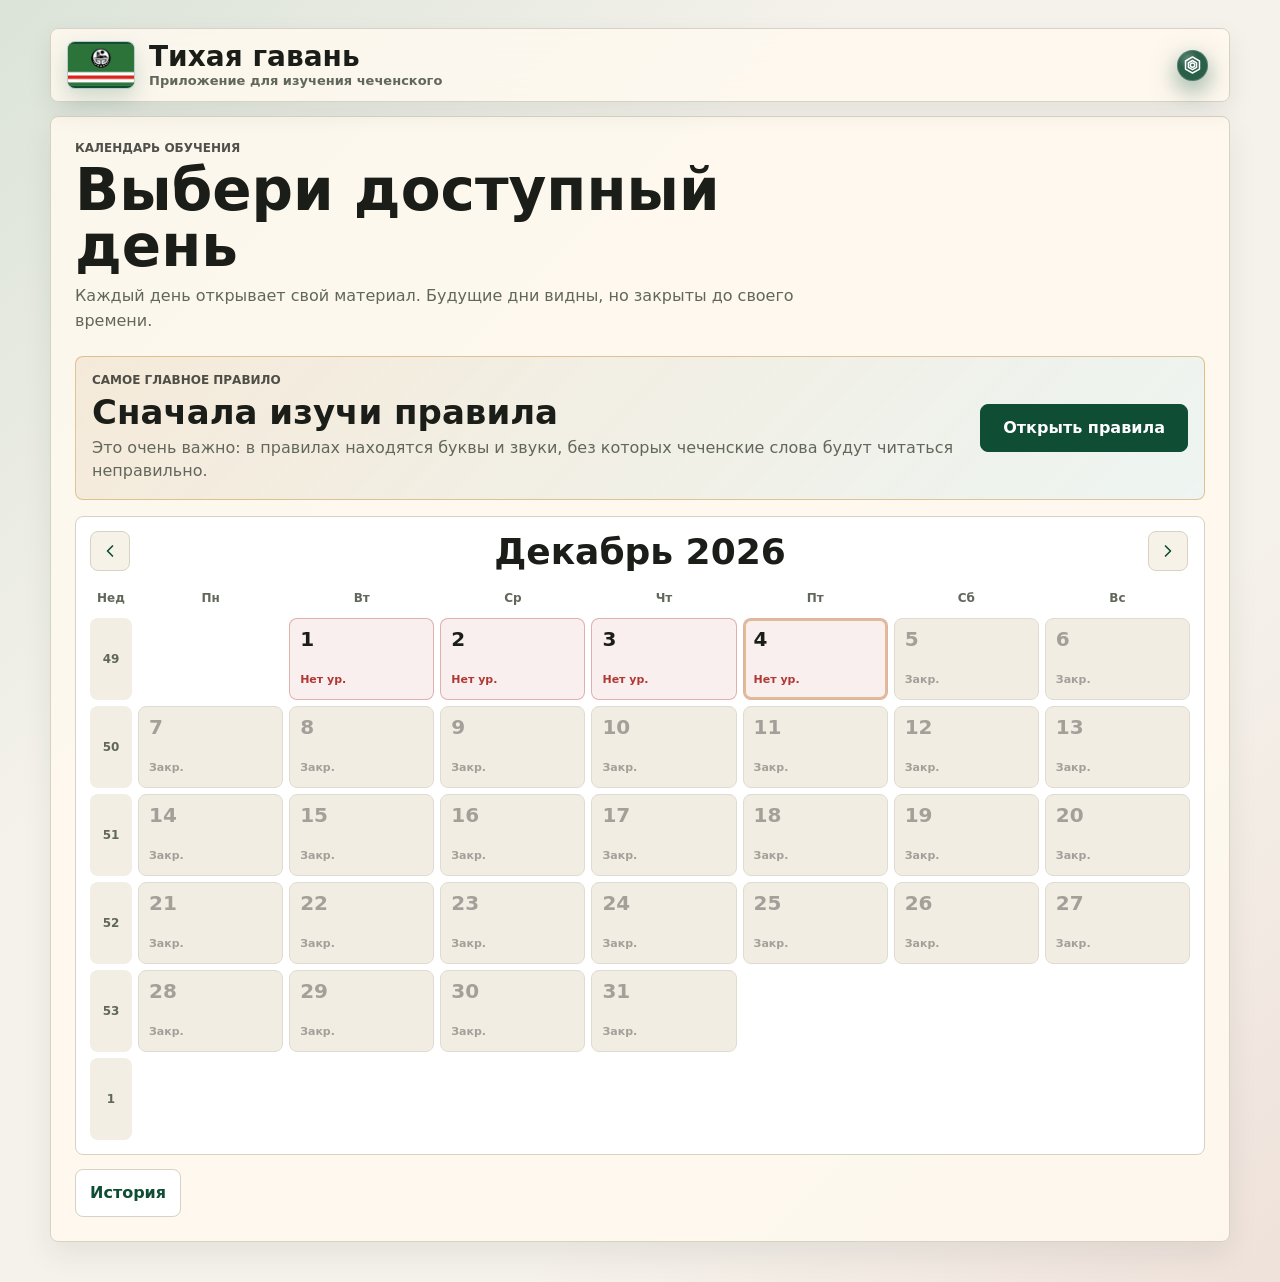
<file: index.html>
<!doctype html>
<html lang="ru">
  <head>
    <meta charset="utf-8" />
    <meta name="viewport" content="width=device-width, initial-scale=1" />
    <meta
      name="description"
      content="Тихая гавань: приложение для изучения базовых чеченских слов с русского."
    />
    <meta name="theme-color" content="#0f4d35" />
    <meta name="apple-mobile-web-app-capable" content="yes" />
    <meta name="apple-mobile-web-app-title" content="Тихая гавань" />
    <meta name="apple-mobile-web-app-status-bar-style" content="default" />
    <title>Тихая гавань</title>
    <link rel="manifest" href="./manifest.webmanifest" />
    <link rel="icon" href="./icons/icon.svg" type="image/svg+xml" />
    <link rel="apple-touch-icon" sizes="192x192" href="./icons/icon-192.png" />
    <link rel="apple-touch-icon" sizes="512x512" href="./icons/icon-512.png" />
    <link rel="stylesheet" href="./styles.css?v=2.2.3" />
  </head>
  <body>
    <main class="app-shell">
      <header class="brand-header" aria-label="Название приложения">
        <img class="brand-flag" src="./icons/ichkeria-flag.png" alt="" aria-hidden="true" />
        <div class="brand-title">
          <strong>Тихая гавань</strong>
          <span>Приложение для изучения чеченского</span>
        </div>
        <button id="install-app" class="install-button is-hidden" type="button">Установить</button>
        <button id="open-settings" class="settings-button" type="button" aria-label="Открыть настройки">
          <svg viewBox="0 0 24 24" aria-hidden="true">
            <path d="M12 3.8 18.7 7.7v7.7L12 19.2l-6.7-3.8V7.7L12 3.8Z" />
            <path d="M12 7.2 15.9 9.4v4.4L12 16l-3.9-2.2V9.4L12 7.2Z" />
            <circle cx="12" cy="11.6" r="2.1" />
          </svg>
        </button>
      </header>

      <section id="calendar-screen" class="calendar-screen" aria-labelledby="calendar-title">
        <div class="section-heading">
          <p class="eyebrow">Календарь обучения</p>
          <h1 id="calendar-title">Выбери доступный день</h1>
          <p>
            Каждый день открывает свой материал. Будущие дни видны, но закрыты
            до своего времени.
          </p>
        </div>

        <section class="priority-rule" aria-labelledby="priority-rule-title">
          <div>
            <p class="eyebrow">Самое главное правило</p>
            <h2 id="priority-rule-title">Сначала изучи правила</h2>
            <p>
              Это очень важно: в правилах находятся буквы и звуки, без которых
              чеченские слова будут читаться неправильно.
            </p>
          </div>
          <button id="open-rules" class="rules-button" type="button">Открыть правила</button>
        </section>

        <div class="calendar-card">
          <div class="month-toolbar">
            <button id="prev-month" class="icon-button" type="button" aria-label="Предыдущий месяц">
              <svg viewBox="0 0 24 24" aria-hidden="true">
                <path d="m15 18-6-6 6-6" />
              </svg>
            </button>
            <h2 id="month-title"></h2>
            <button id="next-month" class="icon-button" type="button" aria-label="Следующий месяц">
              <svg viewBox="0 0 24 24" aria-hidden="true">
                <path d="m9 18 6-6-6-6" />
              </svg>
            </button>
          </div>

          <div class="month-weekdays" aria-hidden="true">
            <span>Нед</span>
            <span>Пн</span>
            <span>Вт</span>
            <span>Ср</span>
            <span>Чт</span>
            <span>Пт</span>
            <span>Сб</span>
            <span>Вс</span>
          </div>
          <div id="month-calendar" class="month-calendar" aria-label="Календарь месяца"></div>
        </div>

        <nav class="calendar-actions" aria-label="Разделы обучения">
          <button id="open-history" class="secondary-button" type="button">История</button>
        </nav>
      </section>

      <section id="rules-screen" class="rules-screen is-hidden" aria-labelledby="letters-title">
        <div class="lesson-topbar">
          <button id="back-from-rules" class="back-button" type="button">
            <svg viewBox="0 0 24 24" aria-hidden="true">
              <path d="M19 12H5m6-6-6 6 6 6" />
            </svg>
            К календарю
          </button>
          <div>
            <p class="eyebrow">Правила</p>
            <h2>Сначала произношение</h2>
            <p>Здесь собраны буквы и звуки, которые нужно понять перед словами.</p>
          </div>
        </div>

        <section class="letters-panel" aria-labelledby="letters-title">
          <div class="section-heading">
            <p class="eyebrow">Буквы и звуки</p>
            <h2 id="letters-title">Буквы и звуки, которых нет в русском</h2>
            <p>
              Начни с этих сочетаний. Например, <code>х</code> и <code>ь</code>
              вместе дают <code>хь</code>: это уже не обычная русская
              <code>х</code>, а отдельный чеченский звук.
            </p>
          </div>
          <div id="sound-grid" class="sound-grid" aria-live="polite"></div>
        </section>
      </section>

      <section id="history-screen" class="history-screen is-hidden" aria-labelledby="history-title">
        <div class="lesson-topbar">
          <button id="back-from-history" class="back-button" type="button">
            <svg viewBox="0 0 24 24" aria-hidden="true">
              <path d="M19 12H5m6-6-6 6 6 6" />
            </svg>
            К календарю
          </button>
          <div>
            <p class="eyebrow">История</p>
            <h2 id="history-title">Пройденный материал</h2>
            <p>Здесь сохраняются завершённые недели, чтобы можно было вернуться и повторить слова.</p>
          </div>
        </div>

        <div id="history-list" class="history-list" aria-live="polite"></div>
      </section>

      <section id="lesson-content" class="lesson-content is-hidden" aria-label="Материал дня">
        <div class="lesson-topbar">
          <button id="back-to-calendar" class="back-button" type="button">
            <svg viewBox="0 0 24 24" aria-hidden="true">
              <path d="M19 12H5m6-6-6 6 6 6" />
            </svg>
            К календарю
          </button>
          <div>
            <p id="lesson-kicker" class="eyebrow">Материал дня</p>
            <h2 id="lesson-title">Сегодняшний урок</h2>
            <p id="lesson-note"></p>
          </div>
        </div>

        <section class="workspace" aria-label="Учебная область">
          <aside class="mentor-card">
            <div class="mentor-name-card" aria-label="Тихая гавань">
              <strong>Тихая гавань</strong>
            </div>

            <div>
              <h2 id="schedule-title">Пять слов в день.</h2>
              <p id="schedule-subtitle"></p>
            </div>

            <div class="compact-stats" aria-label="Прогресс урока">
              <div>
                <strong id="learned-count">0</strong>
                <span>выучено</span>
              </div>
              <div>
                <strong id="total-count">0</strong>
                <span id="total-label">сегодня</span>
              </div>
            </div>

            <div class="practice-box">
              <p class="practice-label">Сегодняшний ритм</p>
              <div class="rhythm-grid" aria-label="Рекомендуемый ритм">
                <span>Смотри</span>
                <span>Повтори</span>
                <span>Проверь</span>
              </div>
            </div>
          </aside>

          <section class="study-panel">
            <div class="toolbar" aria-label="Фильтры урока">
              <label class="search-field">
                <span class="sr-only">Поиск фразы</span>
                <svg viewBox="0 0 24 24" aria-hidden="true">
                  <path d="m21 21-4.35-4.35m2.35-5.65a8 8 0 1 1-16 0 8 8 0 0 1 16 0Z" />
                </svg>
                <input id="search-input" type="search" placeholder="Найти: спасибо, салам, имя..." />
              </label>

              <div class="segmented" role="tablist" aria-label="Режим обучения">
                <button class="segment is-active" data-scope="schedule" type="button">Этот день</button>
                <button class="segment" data-scope="week" type="button">Неделя</button>
                <button class="segment" data-scope="all" type="button">Доступные</button>
              </div>

              <div id="category-filter" class="segmented" role="tablist" aria-label="Категории"></div>
            </div>

            <div id="phrase-grid" class="phrase-grid" aria-live="polite"></div>
          </section>

          <section class="quiz-panel" aria-labelledby="quiz-title">
            <div class="quiz-header">
              <div>
                <p class="eyebrow">Тренировка</p>
                <h2 id="quiz-title">Выбери чеченский перевод</h2>
              </div>
              <button id="next-question" class="icon-button" type="button" aria-label="Следующая фраза">
                <svg viewBox="0 0 24 24" aria-hidden="true">
                  <path d="M5 12h14m-6-6 6 6-6 6" />
                </svg>
              </button>
            </div>

            <div class="question-card">
              <p id="question-russian" class="question-russian"></p>
              <div id="answer-options" class="answer-options"></div>
              <p id="quiz-feedback" class="quiz-feedback" aria-live="polite"></p>
            </div>
          </section>
        </section>
      </section>
    </main>

    <div id="settings-modal" class="settings-modal is-hidden" role="dialog" aria-modal="true" aria-labelledby="settings-title">
      <div class="settings-backdrop" data-close-settings></div>
      <section class="settings-sheet" aria-label="Настройки приложения">
        <div class="settings-head">
          <div>
            <p class="eyebrow">Настройки</p>
            <h2 id="settings-title">Тихая гавань</h2>
          </div>
          <button id="close-settings" class="icon-button" type="button" aria-label="Закрыть настройки">
            <svg viewBox="0 0 24 24" aria-hidden="true">
              <path d="M18 6 6 18M6 6l12 12" />
            </svg>
          </button>
        </div>

        <div class="setting-group">
          <div class="setting-label">
            <strong>Тема</strong>
            <span id="theme-value">Светлая</span>
          </div>
          <label class="setting-switch">
            <input id="theme-toggle" type="checkbox" />
            <span></span>
          </label>
        </div>

        <label class="setting-range">
          <span>
            <strong>Цвет</strong>
            <em id="color-value">Зелёный</em>
          </span>
          <input id="accent-range" type="range" min="0" max="4" step="1" value="0" />
        </label>

        <div class="setting-group">
          <div class="setting-label">
            <strong>Звук</strong>
            <span id="sound-toggle-value">Включён</span>
          </div>
          <label class="setting-switch">
            <input id="sound-toggle" type="checkbox" checked />
            <span></span>
          </label>
        </div>

        <label class="setting-range">
          <span>
            <strong>Громкость</strong>
            <em id="volume-value">80%</em>
          </span>
          <input id="volume-range" type="range" min="0" max="100" step="5" value="80" />
        </label>

        <div class="setting-group">
          <div class="setting-label">
            <strong>Вибрация</strong>
            <span id="vibration-toggle-value">Включена</span>
          </div>
          <label class="setting-switch">
            <input id="vibration-toggle" type="checkbox" checked />
            <span></span>
          </label>
        </div>

        <label class="setting-range">
          <span>
            <strong>Сила вибрации</strong>
            <em id="vibration-value">40%</em>
          </span>
          <input id="vibration-range" type="range" min="0" max="100" step="10" value="40" />
        </label>

        <div class="settings-info">
          <div>
            <span>Версия программы</span>
            <strong id="app-version">2.2.3</strong>
          </div>
          <div class="creator-box">
            <span>Создатель программы</span>
            <strong class="creator-note">
              <span>программа создавалась</span>
              <span>лично для</span>
              <span>Анны <span class="creator-heart" aria-hidden="true">♥</span></span>
            </strong>
          </div>
        </div>
      </section>
    </div>

    <template id="phrase-template">
      <article class="phrase-card">
        <div class="phrase-card__top">
          <span class="tag"></span>
          <span class="day-pill"></span>
          <button class="audio-button" type="button" aria-label="Прослушать">
            <svg viewBox="0 0 24 24" aria-hidden="true">
              <path d="M11 5 6 9H3v6h3l5 4V5Zm4.54 3.46a5 5 0 0 1 0 7.08m2.83-9.91a9 9 0 0 1 0 12.74" />
            </svg>
          </button>
        </div>
        <p class="russian"></p>
        <h3 class="chechen"></h3>
        <p class="pronunciation"></p>
        <button class="learned-toggle" type="button"></button>
      </article>
    </template>

    <template id="sound-template">
      <article class="sound-card">
        <div class="sound-card__formula"></div>
        <button class="audio-button sound-audio" type="button" aria-label="Прослушать звук">
          <svg viewBox="0 0 24 24" aria-hidden="true">
            <path d="M11 5 6 9H3v6h3l5 4V5Zm4.54 3.46a5 5 0 0 1 0 7.08m2.83-9.91a9 9 0 0 1 0 12.74" />
          </svg>
        </button>
        <h3></h3>
        <p class="sound-card__hint"></p>
        <p class="sound-card__example"></p>
      </article>
    </template>

    <script defer src="./app.js?v=2.2.3"></script>
  </body>
</html>
</file>
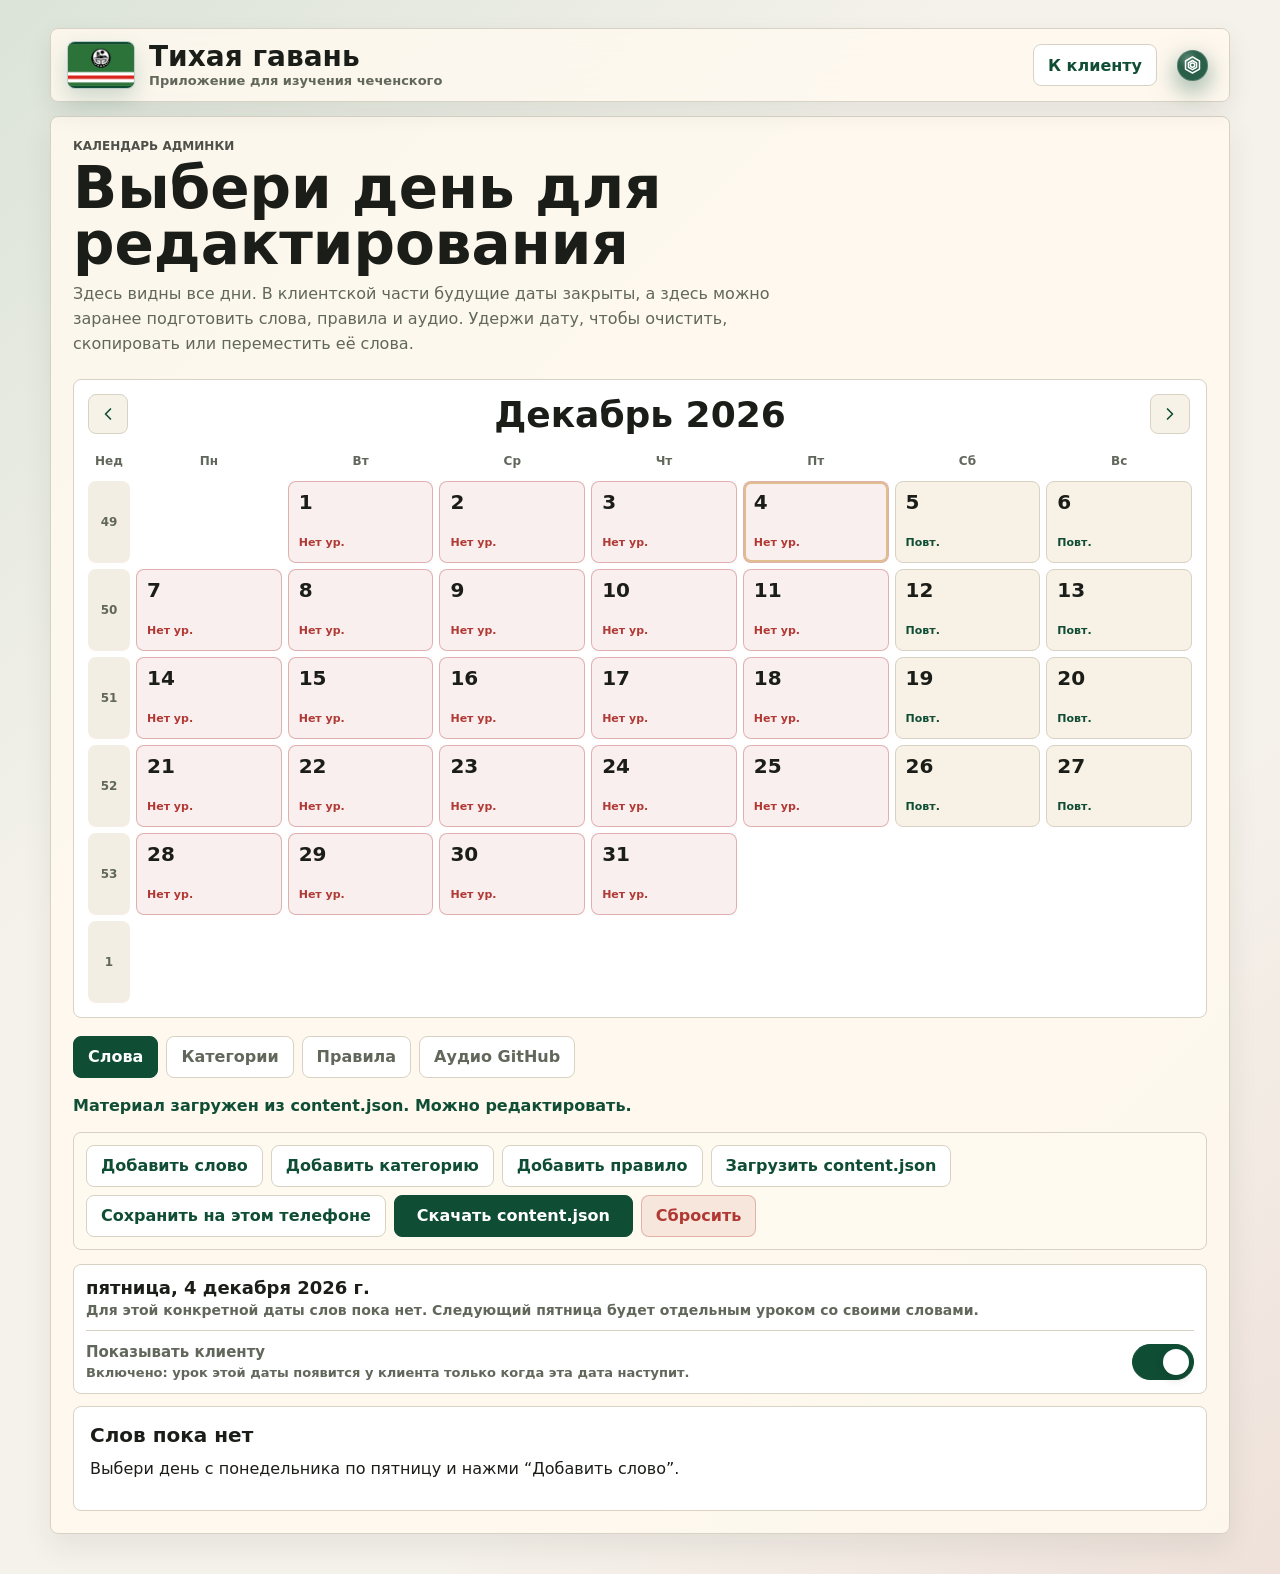
<file: admin.html>
<!doctype html>
<html lang="ru">
  <head>
    <meta charset="utf-8" />
    <meta name="viewport" content="width=device-width, initial-scale=1" />
    <meta name="description" content="Админ-панель приложения Тихая гавань." />
    <meta name="theme-color" content="#0f4d35" />
    <meta name="apple-mobile-web-app-capable" content="yes" />
    <meta name="apple-mobile-web-app-title" content="Тихая гавань" />
    <meta name="apple-mobile-web-app-status-bar-style" content="default" />
    <title>Тихая гавань: админка</title>
    <link rel="manifest" href="./manifest.webmanifest" />
    <link rel="icon" href="./icons/icon.svg" type="image/svg+xml" />
    <link rel="apple-touch-icon" sizes="192x192" href="./icons/icon-192.png" />
    <link rel="apple-touch-icon" sizes="512x512" href="./icons/icon-512.png" />
    <link rel="stylesheet" href="./styles.css?v=2.2.3" />
  </head>
  <body>
    <main class="app-shell admin-shell">
      <header class="brand-header" aria-label="Админ-панель">
        <img class="brand-flag" src="./icons/ichkeria-flag.png" alt="" aria-hidden="true" />
        <div class="brand-title">
          <strong>Тихая гавань</strong>
          <span>Приложение для изучения чеченского</span>
        </div>
        <a class="secondary-button admin-client-link" href="./index.html">К клиенту</a>
        <button id="open-settings" class="settings-button" type="button" aria-label="Открыть настройки">
          <svg viewBox="0 0 24 24" aria-hidden="true">
            <path d="M12 3.8 18.7 7.7v7.7L12 19.2l-6.7-3.8V7.7L12 3.8Z" />
            <path d="M12 7.2 15.9 9.4v4.4L12 16l-3.9-2.2V9.4L12 7.2Z" />
            <circle cx="12" cy="11.6" r="2.1" />
          </svg>
        </button>
      </header>

      <section class="calendar-screen admin-panel" aria-labelledby="admin-title">
        <div class="section-heading">
          <p class="eyebrow">Календарь админки</p>
          <h1 id="admin-title">Выбери день для редактирования</h1>
          <p>
            Здесь видны все дни. В клиентской части будущие даты закрыты, а здесь
            можно заранее подготовить слова, правила и аудио. Удержи дату, чтобы
            очистить, скопировать или переместить её слова.
          </p>
        </div>

        <div class="calendar-card">
          <div class="month-toolbar">
            <button id="admin-prev-month" class="icon-button" type="button" aria-label="Предыдущий месяц">
              <svg viewBox="0 0 24 24" aria-hidden="true">
                <path d="m15 18-6-6 6-6" />
              </svg>
            </button>
            <h2 id="admin-month-title"></h2>
            <button id="admin-next-month" class="icon-button" type="button" aria-label="Следующий месяц">
              <svg viewBox="0 0 24 24" aria-hidden="true">
                <path d="m9 18 6-6-6-6" />
              </svg>
            </button>
          </div>

          <div class="month-weekdays" aria-hidden="true">
            <span>Нед</span>
            <span>Пн</span>
            <span>Вт</span>
            <span>Ср</span>
            <span>Чт</span>
            <span>Пт</span>
            <span>Сб</span>
            <span>Вс</span>
          </div>
          <div id="admin-month-calendar" class="month-calendar" aria-label="Календарь месяца"></div>
        </div>

        <div class="admin-tabs" role="tablist" aria-label="Разделы админки">
          <button class="segment is-active" data-admin-tab="phrases" type="button">Слова</button>
          <button class="segment" data-admin-tab="categories" type="button">Категории</button>
          <button class="segment" data-admin-tab="sounds" type="button">Правила</button>
          <button class="segment" data-admin-tab="audio" type="button">Аудио GitHub</button>
        </div>

        <div id="admin-feedback" class="admin-feedback" aria-live="polite"></div>

        <div class="admin-actions admin-actions--top">
          <button id="add-phrase" class="secondary-button" type="button">Добавить слово</button>
          <button id="add-category" class="secondary-button" type="button">Добавить категорию</button>
          <button id="add-sound" class="secondary-button" type="button">Добавить правило</button>
          <label class="secondary-button import-button">
            Загрузить content.json
            <input id="import-content" type="file" accept="application/json,.json" />
          </label>
          <button id="save-content" class="secondary-button" type="button">Сохранить на этом телефоне</button>
          <button id="export-content" class="rules-button" type="button">Скачать content.json</button>
          <button id="reset-content" class="danger-button" type="button">Сбросить</button>
        </div>

        <div id="admin-day-summary" class="admin-day-summary"></div>
        <section id="admin-phrases" class="admin-section"></section>
        <section id="admin-categories" class="admin-section is-hidden"></section>
        <section id="admin-sounds" class="admin-section is-hidden"></section>
        <section id="admin-audio" class="admin-section is-hidden">
          <div class="audio-help">
            <h2>Как привязать аудио</h2>
            <p>
              Загрузи файл в папку <code>audio/</code> репозитория
              <code>Unnamed00000/tihaya-gavan</code>, открой Raw-ссылку и вставь
              URL в нужное слово или звук. Пример:
              <code>https://raw.githubusercontent.com/Unnamed00000/tihaya-gavan/main/audio/salam.mp3</code>.
              После сохранения кнопка озвучки появится только там, где есть ссылка.
            </p>
          </div>
          <div id="admin-audio-list"></div>
        </section>
      </section>
    </main>

    <div id="date-action-modal" class="date-action-modal is-hidden" role="dialog" aria-modal="true" aria-labelledby="date-action-title">
      <div class="date-action-backdrop" data-close-date-action></div>
      <section class="date-action-sheet" aria-label="Действия с датой">
        <div>
          <p class="eyebrow">Действия с датой</p>
          <h2 id="date-action-title">Выбранный день</h2>
          <p id="date-action-note">Можно полностью очистить дату или перенести слова на другую дату.</p>
        </div>
        <div class="date-action-buttons">
          <button id="clear-date-content" class="danger-button" type="button">Очистить дату</button>
          <button id="copy-date-content" class="secondary-button" type="button">Копировать</button>
          <button id="move-date-content" class="rules-button" type="button">Переместить</button>
        </div>
        <button id="close-date-action" class="secondary-button date-action-close" type="button">Отмена</button>
      </section>
    </div>

    <div id="clear-confirm-modal" class="date-action-modal is-hidden" role="dialog" aria-modal="true" aria-labelledby="clear-confirm-title">
      <div class="date-action-backdrop" data-close-clear-confirm></div>
      <section class="date-action-sheet" aria-label="Подтверждение очистки">
        <div>
          <p class="eyebrow">Подтверждение</p>
          <h2 id="clear-confirm-title">Полностью очистить дату?</h2>
          <p id="clear-confirm-note">Все слова выбранной даты будут удалены, а урок выключится.</p>
        </div>
        <div class="date-action-buttons date-action-buttons--confirm">
          <button id="confirm-clear-date" class="danger-button" type="button">Да, очистить дату</button>
          <button id="cancel-clear-date" class="secondary-button" type="button">Отмена</button>
        </div>
      </section>
    </div>

    <div id="transfer-date-modal" class="date-action-modal is-hidden" role="dialog" aria-modal="true" aria-labelledby="transfer-date-title">
      <div class="date-action-backdrop" data-close-transfer-date></div>
      <section class="date-action-sheet" aria-label="Выбор даты">
        <div>
          <p class="eyebrow">Дата назначения</p>
          <h2 id="transfer-date-title">Куда перенести слова?</h2>
          <p id="transfer-date-note">Выбери рабочий день с понедельника по пятницу.</p>
        </div>
        <label class="admin-field transfer-date-field">
          <span>Дата</span>
          <input id="transfer-date-input" type="date" />
        </label>
        <div class="date-action-buttons date-action-buttons--confirm">
          <button id="confirm-transfer-date" class="rules-button" type="button">Выполнить</button>
          <button id="pick-transfer-on-calendar" class="secondary-button" type="button">Выбрать на календаре</button>
          <button id="cancel-transfer-date" class="secondary-button" type="button">Отмена</button>
        </div>
      </section>
    </div>

    <div id="settings-modal" class="settings-modal is-hidden" role="dialog" aria-modal="true" aria-labelledby="settings-title">
      <div class="settings-backdrop" data-close-settings></div>
      <section class="settings-sheet" aria-label="Настройки приложения">
        <div class="settings-head">
          <div>
            <p class="eyebrow">Настройки</p>
            <h2 id="settings-title">Тихая гавань</h2>
          </div>
          <button id="close-settings" class="icon-button" type="button" aria-label="Закрыть настройки">
            <svg viewBox="0 0 24 24" aria-hidden="true">
              <path d="M18 6 6 18M6 6l12 12" />
            </svg>
          </button>
        </div>

        <div class="setting-group">
          <div class="setting-label">
            <strong>Тема</strong>
            <span id="theme-value">Светлая</span>
          </div>
          <label class="setting-switch">
            <input id="theme-toggle" type="checkbox" />
            <span></span>
          </label>
        </div>

        <label class="setting-range">
          <span>
            <strong>Цвет</strong>
            <em id="color-value">Зелёный</em>
          </span>
          <input id="accent-range" type="range" min="0" max="4" step="1" value="0" />
        </label>

        <div class="setting-group">
          <div class="setting-label">
            <strong>Звук</strong>
            <span id="sound-toggle-value">Включён</span>
          </div>
          <label class="setting-switch">
            <input id="sound-toggle" type="checkbox" checked />
            <span></span>
          </label>
        </div>

        <label class="setting-range">
          <span>
            <strong>Громкость</strong>
            <em id="volume-value">80%</em>
          </span>
          <input id="volume-range" type="range" min="0" max="100" step="5" value="80" />
        </label>

        <div class="setting-group">
          <div class="setting-label">
            <strong>Вибрация</strong>
            <span id="vibration-toggle-value">Включена</span>
          </div>
          <label class="setting-switch">
            <input id="vibration-toggle" type="checkbox" checked />
            <span></span>
          </label>
        </div>

        <label class="setting-range">
          <span>
            <strong>Сила вибрации</strong>
            <em id="vibration-value">40%</em>
          </span>
          <input id="vibration-range" type="range" min="0" max="100" step="10" value="40" />
        </label>

        <div class="settings-info">
          <div>
            <span>Версия программы</span>
            <strong id="app-version">2.2.3</strong>
          </div>
          <div class="creator-box">
            <span>Создатель программы</span>
            <strong class="creator-note">
              <span>программа создавалась</span>
              <span>лично для</span>
              <span>Анны <span class="creator-heart" aria-hidden="true">♥</span></span>
            </strong>
          </div>
        </div>
      </section>
    </div>

    <script defer src="./app.js?v=2.2.3"></script>
    <script defer src="./admin.js?v=2.2.3"></script>
  </body>
</html>
</file>
<file: styles.css>
:root {
  color-scheme: light;
  --bg: #f5f2eb;
  --ink: #1b1d18;
  --muted: #62675b;
  --line: #d8d2c4;
  --paper: #fffaf0;
  --paper-strong: #ffffff;
  --green: #1f7a52;
  --green-deep: #0f4d35;
  --accent-readable: #0f4d35;
  --red: #b13934;
  --pink: #d84f7d;
  --gold: #c78b2f;
  --shadow: 0 18px 50px rgba(31, 37, 29, 0.12);
  --radius: 8px;
}

body[data-theme="dark"] {
  color-scheme: dark;
  --bg: #111713;
  --ink: #f6f1e7;
  --muted: #b9c1b5;
  --line: #344237;
  --paper: #1b241e;
  --paper-strong: #222d26;
  --accent-readable: #8ce0b4;
  --pink: #ff9ab8;
  --shadow: 0 18px 50px rgba(0, 0, 0, 0.34);
}

* {
  box-sizing: border-box;
}

body {
  margin: 0;
  min-width: 320px;
  background:
    linear-gradient(135deg, rgba(31, 122, 82, 0.12), transparent 34%),
    linear-gradient(315deg, rgba(177, 57, 52, 0.09), transparent 30%),
    var(--bg);
  color: var(--ink);
  font-family:
    Inter,
    "Segoe UI",
    system-ui,
    -apple-system,
    BlinkMacSystemFont,
    sans-serif;
}

body[data-theme="dark"] {
  background:
    linear-gradient(135deg, rgba(43, 139, 94, 0.22), transparent 34%),
    linear-gradient(315deg, rgba(199, 139, 47, 0.12), transparent 32%),
    var(--bg);
}

button,
input {
  font: inherit;
}

input,
textarea,
select,
button {
  color: inherit;
}

input::placeholder,
textarea::placeholder {
  color: var(--muted);
  opacity: 0.82;
}

button {
  cursor: pointer;
}

button:disabled {
  cursor: not-allowed;
  opacity: 0.55;
}

.sr-only {
  position: absolute;
  width: 1px;
  height: 1px;
  padding: 0;
  margin: -1px;
  overflow: hidden;
  clip: rect(0, 0, 0, 0);
  white-space: nowrap;
  border: 0;
}

.is-hidden {
  display: none !important;
}

.app-shell {
  width: min(1180px, calc(100% - 32px));
  margin: 0 auto;
  padding: 28px 0 40px;
}

.brand-header {
  position: sticky;
  top: 10px;
  z-index: 20;
  display: flex;
  align-items: center;
  gap: 14px;
  min-height: 72px;
  margin-bottom: 14px;
  padding: 12px 16px;
  border: 1px solid var(--line);
  border-radius: var(--radius);
  background: rgba(255, 250, 240, 0.84);
  backdrop-filter: blur(16px);
  box-shadow: 0 10px 26px rgba(31, 37, 29, 0.08);
}

body[data-theme="dark"] .brand-header,
body[data-theme="dark"] .calendar-screen,
body[data-theme="dark"] .rules-screen,
body[data-theme="dark"] .lesson-content {
  background: rgba(27, 36, 30, 0.92);
}

.brand-flag {
  width: 68px;
  height: 48px;
  flex: 0 0 auto;
  border: 1px solid rgba(255, 255, 255, 0.7);
  border-radius: var(--radius);
  object-fit: contain;
  object-position: center;
  background: var(--green-deep);
  box-shadow: 0 10px 22px rgba(15, 77, 53, 0.18);
}

.brand-title {
  display: grid;
  flex: 1;
  gap: 2px;
  min-width: 0;
}

.brand-title span {
  color: var(--muted);
  font-size: 13px;
  font-weight: 800;
}

.brand-title strong {
  color: var(--ink);
  font-size: 28px;
  line-height: 1;
}

.install-button {
  min-height: 42px;
  padding: 0 14px;
  border: 1px solid var(--green-deep);
  border-radius: var(--radius);
  background: var(--green-deep);
  color: #ffffff;
  font-weight: 900;
}

.settings-button {
  position: relative;
  display: grid;
  place-items: center;
  width: 42px;
  aspect-ratio: 1;
  border: 0;
  border-radius: 50%;
  background: transparent;
  color: #ffffff;
  filter: drop-shadow(0 8px 14px rgba(15, 77, 53, 0.26));
  transition:
    transform 160ms ease,
    filter 160ms ease;
}

.settings-button::before {
  position: absolute;
  width: 31px;
  aspect-ratio: 1;
  border-radius: 50%;
  background:
    radial-gradient(circle at 35% 28%, rgba(255, 255, 255, 0.24), transparent 34%),
    rgba(15, 77, 53, 0.88);
  box-shadow:
    0 9px 20px rgba(15, 77, 53, 0.26),
    inset 0 0 0 1px rgba(255, 255, 255, 0.18);
  content: "";
}

.settings-button:active {
  transform: scale(0.96);
}

.settings-button svg {
  position: relative;
  width: 25px;
  height: 25px;
  fill: none;
  stroke: #ffffff;
  stroke-width: 1.45;
  stroke-linecap: round;
  stroke-linejoin: round;
}

.calendar-screen {
  min-height: calc(100vh - 134px);
  padding: 24px;
  border: 1px solid var(--line);
  border-radius: var(--radius);
  background: rgba(255, 250, 240, 0.88);
  box-shadow: 0 12px 30px rgba(31, 37, 29, 0.08);
}

.calendar-screen .section-heading {
  margin-bottom: 22px;
}

.calendar-screen h1 {
  margin-bottom: 10px;
  font-size: clamp(34px, 5vw, 58px);
}

.calendar-card {
  padding: 14px;
  border: 1px solid var(--line);
  border-radius: var(--radius);
  background: #ffffff;
}

.priority-rule {
  display: grid;
  grid-template-columns: minmax(0, 1fr) auto;
  gap: 14px;
  align-items: center;
  margin: 0 0 16px;
  padding: 16px;
  border: 1px solid rgba(199, 139, 47, 0.45);
  border-radius: var(--radius);
  background:
    linear-gradient(135deg, rgba(199, 139, 47, 0.18), rgba(31, 122, 82, 0.08)),
    var(--paper-strong);
}

.priority-rule h2 {
  margin-bottom: 6px;
  color: var(--ink);
  font-size: clamp(24px, 4vw, 34px);
  line-height: 1.04;
}

.priority-rule p:not(.eyebrow) {
  margin-bottom: 0;
  color: var(--muted);
  line-height: 1.45;
}

.priority-rule .rules-button {
  margin-top: 0;
  white-space: nowrap;
}

body[data-theme="dark"] .calendar-card,
body[data-theme="dark"] .priority-rule,
body[data-theme="dark"] .mentor-card,
body[data-theme="dark"] .study-panel,
body[data-theme="dark"] .quiz-panel,
body[data-theme="dark"] .letters-panel,
body[data-theme="dark"] .phrase-card,
body[data-theme="dark"] .sound-card,
body[data-theme="dark"] .question-card,
body[data-theme="dark"] .settings-sheet {
  background: var(--paper-strong);
}

body[data-theme="dark"] .calendar-day,
body[data-theme="dark"] .week-number,
body[data-theme="dark"] .icon-button,
body[data-theme="dark"] .audio-button,
body[data-theme="dark"] .back-button,
body[data-theme="dark"] .search-field,
body[data-theme="dark"] .mentor-name-card,
body[data-theme="dark"] .practice-box,
body[data-theme="dark"] .setting-switch span,
body[data-theme="dark"] .secondary-button,
body[data-theme="dark"] .answer-options button,
body[data-theme="dark"] .admin-field input,
body[data-theme="dark"] .admin-field textarea,
body[data-theme="dark"] .admin-field select,
body[data-theme="dark"] .audio-row input,
body[data-theme="dark"] .compact-stats div,
body[data-theme="dark"] .rhythm-grid span,
body[data-theme="dark"] .section-heading code {
  background: var(--paper);
}

body[data-theme="dark"] .day-pill {
  background: rgba(199, 139, 47, 0.2);
  color: #f2c36a;
}

body[data-theme="dark"] .calendar-day,
body[data-theme="dark"] .week-plan__day,
body[data-theme="dark"] .answer-options button,
body[data-theme="dark"] .admin-field input,
body[data-theme="dark"] .admin-field textarea,
body[data-theme="dark"] .admin-field select,
body[data-theme="dark"] .audio-row input {
  color: var(--ink);
}

body[data-theme="dark"] .calendar-day.is-locked,
body[data-theme="dark"] .week-plan__day.is-locked {
  border-color: var(--line);
  background: #28312a;
  color: #8f9b91;
}

body[data-theme="dark"] .calendar-day.is-locked span,
body[data-theme="dark"] .week-plan__day.is-locked span {
  color: #8f9b91;
}

body[data-theme="dark"] .calendar-day.is-selected,
body[data-theme="dark"] .week-plan__day.is-selected {
  background: rgba(31, 122, 82, 0.2);
}

body[data-theme="dark"] .calendar-day.is-review {
  background: rgba(199, 139, 47, 0.16);
}

body[data-theme="dark"] .calendar-day.is-disabled-day {
  border-color: rgba(177, 57, 52, 0.45);
  background: rgba(177, 57, 52, 0.12);
}

body[data-theme="dark"] .setting-switch span::after {
  background: var(--ink);
}

body[data-theme="dark"] .setting-switch input:checked + span {
  border-color: var(--green);
  background: var(--green);
}

body.settings-open {
  overflow: hidden;
}

.month-toolbar {
  display: grid;
  grid-template-columns: 42px minmax(0, 1fr) 42px;
  gap: 10px;
  align-items: center;
  margin-bottom: 12px;
}

.month-toolbar h2 {
  margin: 0;
  text-align: center;
  font-size: clamp(24px, 5vw, 36px);
}

.month-weekdays,
.month-calendar {
  display: grid;
  grid-template-columns: 42px repeat(7, minmax(0, 1fr));
  gap: 6px;
}

.month-weekdays {
  margin-bottom: 6px;
}

.month-weekdays span {
  display: grid;
  min-height: 28px;
  place-items: center;
  color: var(--muted);
  font-size: 12px;
  font-weight: 900;
}

.week-number {
  display: grid;
  min-height: 82px;
  place-items: center;
  border-radius: var(--radius);
  background: #f3eee4;
  color: var(--muted);
  font-size: 12px;
  font-weight: 900;
}

.calendar-day {
  display: grid;
  min-height: 82px;
  align-content: space-between;
  padding: 10px;
  border: 1px solid var(--line);
  border-radius: var(--radius);
  background: #fffdf8;
  color: var(--ink);
  text-align: left;
}

.calendar-day:disabled {
  cursor: not-allowed;
}

.calendar-day strong {
  font-size: 20px;
  line-height: 1;
}

.calendar-day span {
  min-height: 16px;
  color: var(--accent-readable);
  font-size: 11px;
  font-weight: 900;
}

.calendar-day.is-today {
  border-color: var(--gold);
  box-shadow: inset 0 0 0 2px rgba(199, 139, 47, 0.5);
}

.calendar-day.is-selected {
  border-color: var(--green-deep);
  background: rgba(31, 122, 82, 0.1);
}

.calendar-day.is-review {
  background: rgba(199, 139, 47, 0.12);
}

.calendar-day.is-locked {
  background: #eee8dc;
  color: #8a867e;
  opacity: 0.78;
}

.calendar-day.is-locked span {
  color: #8a867e;
}

.calendar-day.is-disabled-day {
  border-color: rgba(177, 57, 52, 0.35);
  background: rgba(177, 57, 52, 0.08);
}

.calendar-day.is-disabled-day span {
  color: var(--red);
}

.calendar-day.is-outside {
  visibility: hidden;
}

.rules-button {
  display: inline-flex;
  align-items: center;
  justify-content: center;
  min-height: 48px;
  margin-top: 18px;
  padding: 0 22px;
  border: 1px solid var(--green-deep);
  border-radius: var(--radius);
  background: var(--green-deep);
  color: #ffffff;
  font-weight: 900;
}

.calendar-actions {
  display: flex;
  flex-wrap: wrap;
  gap: 10px;
  margin-top: 14px;
}

.calendar-actions .rules-button,
.calendar-actions .secondary-button {
  min-height: 48px;
  margin-top: 0;
}

.history-screen {
  min-height: calc(100vh - 114px);
}

.history-list {
  display: grid;
  gap: 12px;
  margin-top: 14px;
}

.history-week {
  padding: 18px;
  border: 1px solid var(--line);
  border-radius: var(--radius);
  background: var(--paper-strong);
  box-shadow: 0 12px 30px rgba(31, 37, 29, 0.08);
}

.history-week__header {
  display: flex;
  align-items: start;
  justify-content: space-between;
  gap: 12px;
  margin-bottom: 14px;
}

.history-week h3 {
  margin: 0 0 4px;
  font-size: clamp(24px, 4vw, 34px);
  line-height: 1.05;
}

.history-week p:not(.eyebrow) {
  margin: 0;
  color: var(--muted);
  line-height: 1.45;
}

.history-word-list {
  display: grid;
  gap: 8px;
}

.history-word {
  display: grid;
  grid-template-columns: minmax(0, 1fr) auto;
  gap: 10px;
  align-items: center;
  padding: 12px;
  border: 1px solid var(--line);
  border-radius: var(--radius);
  background: var(--paper);
}

.history-word > div:first-child {
  display: grid;
  gap: 3px;
  min-width: 0;
}

.history-word span {
  color: var(--muted);
  font-size: 12px;
  font-weight: 900;
}

.history-word strong {
  color: var(--ink);
  font-size: 17px;
}

.history-word b {
  color: var(--accent-readable);
  font-size: 20px;
}

.history-word em {
  color: var(--muted);
  font-style: normal;
  line-height: 1.35;
}

.history-word__actions {
  display: flex;
  align-items: center;
  gap: 8px;
}

.history-learned {
  display: inline-flex;
  align-items: center;
  min-height: 32px;
  padding: 0 10px;
  border-radius: var(--radius);
  background: rgba(31, 122, 82, 0.12);
  color: var(--accent-readable) !important;
  white-space: nowrap;
}

.rules-screen .letters-panel {
  margin-top: 14px;
}

.lesson-topbar {
  display: flex;
  align-items: center;
  gap: 16px;
  margin-top: 14px;
  padding: 18px;
  border: 1px solid var(--line);
  border-radius: var(--radius);
  background: rgba(255, 250, 240, 0.86);
  box-shadow: 0 12px 30px rgba(31, 37, 29, 0.08);
}

.lesson-topbar h2 {
  margin-bottom: 4px;
  font-size: 28px;
}

.lesson-topbar p:last-child {
  margin-bottom: 0;
  color: var(--muted);
  line-height: 1.45;
}

.back-button {
  display: inline-flex;
  align-items: center;
  gap: 8px;
  min-height: 44px;
  padding: 0 14px;
  border: 1px solid var(--line);
  border-radius: var(--radius);
  background: #ffffff;
  color: var(--accent-readable);
  font-weight: 900;
  white-space: nowrap;
}

.back-button svg {
  width: 20px;
  height: 20px;
  fill: none;
  stroke: currentColor;
  stroke-width: 2;
  stroke-linecap: round;
  stroke-linejoin: round;
}

.eyebrow {
  margin: 0 0 8px;
  color: currentColor;
  font-size: 12px;
  font-weight: 800;
  letter-spacing: 0;
  text-transform: uppercase;
  opacity: 0.76;
}

h1,
h2,
h3,
p {
  margin-top: 0;
}

code {
  display: inline-grid;
  min-width: 24px;
  min-height: 24px;
  place-items: center;
  padding: 0 6px;
  border-radius: 6px;
  background: rgba(255, 255, 255, 0.2);
  color: inherit;
  font-weight: 900;
}

h1 {
  margin-bottom: 12px;
  font-size: clamp(32px, 6vw, 64px);
  line-height: 0.96;
  letter-spacing: 0;
}

.compact-stats {
  display: grid;
  grid-template-columns: repeat(2, minmax(0, 1fr));
  gap: 8px;
  margin-top: 18px;
}

.compact-stats div {
  display: grid;
  place-items: center;
  min-height: 74px;
  padding: 12px;
  border: 1px solid rgba(31, 122, 82, 0.2);
  border-radius: var(--radius);
  background: #ffffff;
}

.compact-stats strong {
  color: var(--accent-readable);
  font-size: 28px;
  line-height: 1;
}

.compact-stats span {
  color: var(--muted);
  font-size: 13px;
}

.letters-panel {
  margin-top: 14px;
  padding: 20px;
  border: 1px solid var(--line);
  border-radius: var(--radius);
  background: rgba(255, 250, 240, 0.86);
  box-shadow: 0 12px 30px rgba(31, 37, 29, 0.08);
}

.section-heading {
  max-width: 760px;
}

.section-heading h2 {
  margin-bottom: 8px;
  font-size: 30px;
  line-height: 1.1;
}

.section-heading p:not(.eyebrow) {
  margin-bottom: 18px;
  color: var(--muted);
  line-height: 1.55;
}

.section-heading code {
  background: #ffffff;
  color: var(--accent-readable);
  box-shadow: inset 0 0 0 1px var(--line);
}

.sound-grid {
  display: grid;
  grid-template-columns: repeat(4, minmax(0, 1fr));
  gap: 10px;
}

.sound-card {
  position: relative;
  min-height: 214px;
  padding: 14px;
  border: 1px solid var(--line);
  border-radius: var(--radius);
  background: var(--paper-strong);
}

.sound-card .sound-audio {
  position: absolute;
  top: 12px;
  right: 12px;
}

.sound-card__formula {
  display: inline-grid;
  min-height: 28px;
  place-items: center;
  padding: 0 10px;
  border-radius: 999px;
  background: rgba(31, 122, 82, 0.1);
  color: var(--accent-readable);
  font-size: 13px;
  font-weight: 900;
}

.sound-card h3 {
  margin: 16px 0 8px;
  color: var(--ink);
  font-size: 42px;
  line-height: 0.95;
}

.sound-card__hint,
.sound-card__example {
  color: var(--muted);
  font-size: 14px;
  line-height: 1.45;
}

.sound-card__example {
  margin-bottom: 0;
  color: var(--accent-readable);
  font-weight: 800;
}

.workspace {
  display: grid;
  grid-template-columns: 300px minmax(0, 1fr);
  grid-template-areas:
    "mentor study"
    "quiz study";
  gap: 16px;
  margin-top: 16px;
  align-items: start;
}

.mentor-card,
.study-panel,
.quiz-panel {
  border: 1px solid var(--line);
  border-radius: var(--radius);
  background: rgba(255, 250, 240, 0.82);
  box-shadow: 0 12px 30px rgba(31, 37, 29, 0.08);
}

.mentor-card {
  grid-area: mentor;
  padding: 20px;
}

.mentor-name-card {
  display: grid;
  align-content: center;
  min-height: 116px;
  margin-bottom: 18px;
  padding: 18px;
  overflow: hidden;
  border-radius: var(--radius);
  background:
    linear-gradient(135deg, rgba(31, 122, 82, 0.18), rgba(199, 139, 47, 0.16)),
    #ffffff;
}

.mentor-name-card span {
  color: var(--muted);
  font-size: 12px;
  font-weight: 800;
  text-transform: uppercase;
}

.mentor-name-card strong {
  margin-top: 8px;
  color: var(--accent-readable);
  font-size: 32px;
  line-height: 1.04;
}

.mentor-card h2,
.quiz-panel h2 {
  margin-bottom: 10px;
  font-size: 21px;
  line-height: 1.18;
}

.mentor-card p:not(.eyebrow) {
  color: var(--muted);
  line-height: 1.55;
}

.practice-box {
  margin-top: 18px;
  padding-top: 16px;
  border-top: 1px solid var(--line);
}

.practice-label {
  margin-bottom: 10px;
  color: var(--ink);
  font-weight: 800;
}

.rhythm-grid {
  display: grid;
  grid-template-columns: repeat(3, 1fr);
  gap: 6px;
}

.rhythm-grid span {
  display: grid;
  place-items: center;
  min-height: 42px;
  border-radius: var(--radius);
  background: #efe8db;
  color: var(--accent-readable);
  font-size: 13px;
  font-weight: 800;
}

.week-plan {
  margin-top: 18px;
  padding-top: 16px;
  border-top: 1px solid var(--line);
}

.week-plan__list {
  display: grid;
  gap: 8px;
}

.week-plan__day {
  display: flex;
  align-items: center;
  justify-content: space-between;
  min-height: 44px;
  padding: 8px 10px;
  border: 1px solid var(--line);
  border-radius: var(--radius);
  background: var(--paper-strong);
  color: var(--ink);
}

.week-plan__day:disabled {
  cursor: not-allowed;
}

.week-plan__day strong,
.week-plan__day span {
  line-height: 1;
}

.week-plan__day span {
  color: var(--muted);
  font-size: 13px;
  font-weight: 800;
}

.week-plan__day.is-today {
  border-color: var(--gold);
  box-shadow: inset 4px 0 0 var(--gold);
}

.week-plan__day.is-selected {
  border-color: var(--green-deep);
  background: rgba(31, 122, 82, 0.1);
}

.week-plan__day.is-locked {
  border-color: #e3ded3;
  background: #eee8dc;
  color: #8a867e;
  opacity: 0.72;
}

.week-plan__day.is-locked span {
  color: #8a867e;
}

.study-panel {
  grid-area: study;
  padding: 18px;
}

.toolbar {
  display: grid;
  grid-template-columns: minmax(220px, 1fr);
  gap: 12px;
  margin-bottom: 16px;
}

.search-field {
  position: relative;
  display: block;
}

.search-field svg {
  position: absolute;
  left: 14px;
  top: 50%;
  width: 20px;
  height: 20px;
  transform: translateY(-50%);
  fill: none;
  stroke: var(--muted);
  stroke-width: 2;
  stroke-linecap: round;
}

.search-field input {
  width: 100%;
  height: 48px;
  padding: 0 16px 0 44px;
  border: 1px solid var(--line);
  border-radius: var(--radius);
  background: var(--paper-strong);
  color: var(--ink);
  outline: none;
}

.search-field input:focus {
  border-color: var(--green);
  box-shadow: 0 0 0 3px rgba(31, 122, 82, 0.18);
}

.segmented {
  display: flex;
  gap: 6px;
  overflow-x: auto;
  padding-bottom: 2px;
}

.segment {
  min-height: 42px;
  padding: 0 14px;
  border: 1px solid var(--line);
  border-radius: var(--radius);
  background: var(--paper-strong);
  color: var(--muted);
  font-weight: 800;
  white-space: nowrap;
}

.segment.is-active {
  border-color: var(--green-deep);
  background: var(--green-deep);
  color: #ffffff;
}

.phrase-grid {
  display: grid;
  grid-template-columns: repeat(2, minmax(0, 1fr));
  gap: 12px;
}

.phrase-card {
  display: flex;
  min-height: 236px;
  flex-direction: column;
  padding: 16px;
  border: 1px solid var(--line);
  border-radius: var(--radius);
  background: var(--paper-strong);
}

.phrase-card__top {
  display: grid;
  grid-template-columns: minmax(0, max-content) auto 40px;
  align-items: center;
  gap: 8px;
}

.tag,
.day-pill {
  display: inline-grid;
  min-height: 26px;
  place-items: center;
  padding: 0 10px;
  border-radius: 999px;
  background: rgba(31, 122, 82, 0.1);
  color: var(--accent-readable);
  font-size: 12px;
  font-weight: 800;
}

.day-pill {
  justify-self: start;
  background: rgba(199, 139, 47, 0.14);
  color: #7a4f13;
}

.audio-button {
  justify-self: end;
}

.audio-button,
.icon-button {
  display: grid;
  place-items: center;
  width: 40px;
  aspect-ratio: 1;
  border: 1px solid var(--line);
  border-radius: var(--radius);
  background: #f7f2e8;
  color: var(--accent-readable);
}

.audio-button svg,
.icon-button svg {
  width: 20px;
  height: 20px;
  fill: none;
  stroke: currentColor;
  stroke-width: 2;
  stroke-linecap: round;
  stroke-linejoin: round;
}

.settings-modal {
  position: fixed;
  inset: 0;
  z-index: 30;
  display: grid;
  place-items: end center;
  padding: 18px;
}

.settings-backdrop {
  position: absolute;
  inset: 0;
  background: rgba(12, 17, 14, 0.58);
  backdrop-filter: blur(7px);
}

.settings-sheet {
  position: relative;
  width: min(460px, 100%);
  max-height: min(720px, calc(100vh - 36px));
  overflow-y: auto;
  padding: 18px;
  border: 1px solid var(--line);
  border-radius: var(--radius);
  background: var(--paper-strong);
  box-shadow: var(--shadow);
}

.settings-head {
  display: flex;
  align-items: start;
  justify-content: space-between;
  gap: 14px;
  margin-bottom: 16px;
}

.settings-head h2 {
  margin: 2px 0 0;
  font-size: 30px;
  line-height: 1;
}

.settings-info {
  display: grid;
  grid-template-columns: 1fr 1fr;
  gap: 8px;
  margin-top: 14px;
}

.settings-info div {
  min-height: 78px;
  padding: 12px;
  border: 1px solid var(--line);
  border-radius: var(--radius);
  background: var(--paper);
}

.settings-info span,
.setting-label span,
.setting-range em {
  display: block;
  color: var(--muted);
  font-size: 12px;
  font-style: normal;
  font-weight: 800;
}

.settings-info strong {
  display: block;
  margin-top: 6px;
  color: var(--ink);
  font-size: 17px;
}

.settings-info .creator-note {
  display: grid;
  gap: 2px;
  font-family:
    system-ui,
    -apple-system,
    BlinkMacSystemFont,
    "Segoe UI",
    sans-serif;
  color: var(--pink);
  font-size: 12px;
  font-weight: 700;
  line-height: 1.35;
  text-align: center;
}

.settings-info .creator-box {
  display: grid;
  place-items: center;
  text-align: center;
}

.settings-info .creator-note span {
  color: var(--pink);
  text-align: center;
}

.settings-info .creator-box > span {
  color: var(--muted);
  text-align: center;
}

.creator-heart {
  color: #e11d48;
  font-size: 16px;
  line-height: 1;
}

.setting-group,
.setting-range {
  display: grid;
  gap: 12px;
  padding: 14px 0;
  border-top: 1px solid var(--line);
}

.setting-group {
  grid-template-columns: 1fr auto;
  align-items: center;
}

.setting-label strong,
.setting-range strong {
  display: block;
  margin-bottom: 4px;
  color: var(--ink);
  font-size: 17px;
}

.setting-switch {
  position: relative;
  display: inline-flex;
  width: 62px;
  height: 36px;
}

.setting-switch input {
  position: absolute;
  opacity: 0;
}

.setting-switch span {
  position: absolute;
  inset: 0;
  border: 1px solid var(--line);
  border-radius: 999px;
  background: #e5dfd1;
  transition:
    background 160ms ease,
    border-color 160ms ease;
}

.setting-switch span::after {
  position: absolute;
  top: 4px;
  left: 4px;
  width: 26px;
  aspect-ratio: 1;
  border-radius: 50%;
  background: #ffffff;
  box-shadow: 0 4px 10px rgba(31, 37, 29, 0.18);
  content: "";
  transition: transform 160ms ease;
}

.setting-switch input:checked + span {
  border-color: var(--green-deep);
  background: var(--green-deep);
}

.setting-switch input:checked + span::after {
  transform: translateX(26px);
}

.setting-range span {
  display: flex;
  align-items: end;
  justify-content: space-between;
  gap: 12px;
}

.setting-range input {
  width: 100%;
  height: 34px;
  accent-color: var(--green-deep);
}

.russian {
  margin: 18px 0 8px;
  color: var(--muted);
  font-size: 14px;
  font-weight: 800;
}

.chechen {
  margin-bottom: 8px;
  color: var(--ink);
  font-size: 26px;
  line-height: 1.12;
}

.pronunciation {
  margin-bottom: 16px;
  color: var(--muted);
  line-height: 1.45;
}

.learned-toggle {
  min-height: 42px;
  margin-top: auto;
  border: 1px solid var(--green);
  border-radius: var(--radius);
  background: transparent;
  color: var(--accent-readable);
  font-weight: 800;
}

.learned-toggle.is-done {
  background: var(--green);
  color: #ffffff;
}

.quiz-panel {
  grid-area: quiz;
  padding: 18px;
}

.quiz-header {
  display: flex;
  align-items: start;
  justify-content: space-between;
  gap: 14px;
  margin-bottom: 14px;
}

.question-card {
  padding: 14px;
  border-radius: var(--radius);
  background: var(--paper-strong);
}

.question-russian {
  margin-bottom: 14px;
  color: var(--ink);
  font-size: 20px;
  font-weight: 800;
  line-height: 1.25;
}

.answer-options {
  display: grid;
  gap: 8px;
}

.answer-options button {
  min-height: 46px;
  padding: 10px 12px;
  border: 1px solid var(--line);
  border-radius: var(--radius);
  background: #f7f2e8;
  color: var(--ink);
  text-align: left;
  font-weight: 800;
}

.answer-options button.correct {
  border-color: var(--green);
  background: rgba(31, 122, 82, 0.13);
}

.answer-options button.wrong {
  border-color: var(--red);
  background: rgba(177, 57, 52, 0.12);
}

.quiz-feedback {
  min-height: 22px;
  margin: 12px 0 0;
  color: var(--accent-readable);
  font-weight: 800;
}

.admin-shell {
  max-width: 1280px;
}

.admin-panel {
  padding: 22px;
  border: 1px solid var(--line);
  border-radius: var(--radius);
  background: rgba(255, 250, 240, 0.88);
  box-shadow: 0 12px 30px rgba(31, 37, 29, 0.08);
}

.calendar-screen.admin-panel {
  display: block;
}

.admin-panel .calendar-card {
  margin-bottom: 18px;
}

.admin-tabs {
  display: flex;
  gap: 8px;
  margin: 18px 0;
  overflow-x: auto;
}

.admin-auth-actions {
  display: grid;
  justify-items: end;
  gap: 6px;
  margin-left: auto;
}

.admin-auth-actions span {
  color: var(--muted);
  font-size: 12px;
  font-weight: 900;
  text-align: right;
}

.admin-client-link {
  margin-left: auto;
  text-decoration: none;
  white-space: nowrap;
}

.admin-calendar-day {
  min-height: 82px;
  touch-action: manipulation;
}

.admin-calendar-day:disabled {
  opacity: 1;
}

.admin-day-summary {
  display: grid;
  gap: 4px;
  margin-bottom: 12px;
  padding: 12px;
  border: 1px solid var(--line);
  border-radius: var(--radius);
  background: var(--paper-strong);
}

.admin-day-toggle {
  position: relative;
  display: flex;
  align-items: center;
  justify-content: space-between;
  gap: 14px;
  margin-top: 8px;
  padding-top: 12px;
  border-top: 1px solid var(--line);
}

.admin-day-toggle > span {
  display: grid;
  gap: 3px;
  color: var(--ink);
}

.admin-day-toggle b {
  font-size: 15px;
}

.admin-day-toggle em {
  color: var(--muted);
  font-size: 13px;
  font-style: normal;
  line-height: 1.35;
}

.admin-day-toggle input {
  position: absolute;
  opacity: 0;
}

.admin-day-toggle i {
  position: relative;
  flex: 0 0 62px;
  width: 62px;
  height: 36px;
  border: 1px solid var(--line);
  border-radius: 999px;
  background: #e5dfd1;
  transition:
    background 160ms ease,
    border-color 160ms ease;
}

.admin-day-toggle i::after {
  position: absolute;
  top: 4px;
  left: 4px;
  width: 26px;
  aspect-ratio: 1;
  border-radius: 50%;
  background: #ffffff;
  box-shadow: 0 4px 10px rgba(31, 37, 29, 0.18);
  content: "";
  transition: transform 160ms ease;
}

.admin-day-toggle input:checked + i {
  border-color: var(--green-deep);
  background: var(--green-deep);
}

.admin-day-toggle input:checked + i::after {
  transform: translateX(26px);
}

body[data-theme="dark"] .admin-day-toggle i {
  background: var(--paper);
}

body[data-theme="dark"] .admin-day-toggle i::after {
  background: var(--ink);
}

body[data-theme="dark"] .admin-day-toggle input:checked + i {
  border-color: var(--green);
  background: var(--green);
}

.admin-day-summary strong {
  font-size: 18px;
}

.admin-day-summary span {
  color: var(--muted);
  font-size: 14px;
  font-weight: 800;
}

.import-button {
  position: relative;
  overflow: hidden;
}

.import-button input {
  position: absolute;
  inset: 0;
  cursor: pointer;
  opacity: 0;
}

.admin-feedback {
  min-height: 24px;
  margin-bottom: 12px;
  color: var(--accent-readable);
  font-weight: 900;
}

body[data-admin-date-action="copy"] .admin-feedback,
body[data-admin-date-action="move"] .admin-feedback {
  padding: 10px 12px;
  border: 1px solid rgba(31, 122, 82, 0.28);
  border-radius: var(--radius);
  background: rgba(31, 122, 82, 0.1);
}

.month-calendar.is-picking-target .calendar-day:not(.is-outside):not(.is-review) {
  border-color: var(--green);
  box-shadow: 0 0 0 2px rgba(31, 122, 82, 0.16);
}

.month-calendar.is-picking-target .calendar-day.is-selected {
  border-color: var(--gold);
  box-shadow: inset 0 0 0 2px rgba(199, 139, 47, 0.55);
}

.date-action-modal {
  position: fixed;
  inset: 0;
  z-index: 38;
  display: grid;
  place-items: end center;
  padding: 16px;
}

.date-action-backdrop {
  position: absolute;
  inset: 0;
  background: rgba(9, 14, 11, 0.48);
}

.date-action-sheet {
  position: relative;
  z-index: 1;
  width: min(520px, 100%);
  padding: 18px;
  border: 1px solid var(--line);
  border-radius: 16px 16px var(--radius) var(--radius);
  background: var(--paper-strong);
  box-shadow: var(--shadow);
}

.date-action-sheet h2 {
  margin: 0 0 6px;
  font-size: 25px;
  line-height: 1.1;
}

.date-action-sheet p:not(.eyebrow) {
  margin: 0;
  color: var(--muted);
  line-height: 1.45;
}

.date-action-buttons {
  display: grid;
  grid-template-columns: repeat(3, minmax(0, 1fr));
  gap: 8px;
  margin-top: 16px;
}

.date-action-buttons--confirm {
  grid-template-columns: repeat(3, minmax(0, 1fr));
}

.date-action-buttons .rules-button {
  min-height: 42px;
  margin-top: 0;
}

.transfer-date-field {
  margin-top: 14px;
}

.transfer-date-field input {
  min-height: 46px;
}

.date-action-close {
  width: 100%;
  margin-top: 8px;
}

.admin-section {
  display: grid;
  gap: 12px;
}

.admin-edit-card {
  position: relative;
  padding: 16px;
  border: 1px solid var(--line);
  border-radius: var(--radius);
  background: #ffffff;
}

.admin-word-number {
  position: absolute;
  top: 12px;
  right: 12px;
  display: grid;
  width: 34px;
  aspect-ratio: 1;
  place-items: center;
  border: 1px solid rgba(31, 122, 82, 0.24);
  border-radius: 50%;
  background: rgba(31, 122, 82, 0.1);
  color: var(--accent-readable);
  font-size: 14px;
  font-weight: 900;
}

.admin-edit-card h2 {
  padding-right: 44px;
}

.admin-edit-card h2,
.audio-help h2 {
  margin-bottom: 12px;
  font-size: 20px;
}

.admin-helper-card p,
.admin-category-meta {
  margin: 0 0 12px;
  color: var(--muted);
  line-height: 1.45;
}

.admin-field-grid {
  display: grid;
  grid-template-columns: repeat(2, minmax(0, 1fr));
  gap: 10px;
  margin-bottom: 12px;
}

.admin-field {
  display: grid;
  gap: 6px;
}

.admin-field span,
.audio-row span {
  color: var(--muted);
  font-size: 13px;
  font-weight: 900;
}

.admin-field input,
.admin-field textarea,
.admin-field select,
.audio-row input {
  width: 100%;
  min-height: 42px;
  padding: 9px 10px;
  border: 1px solid var(--line);
  border-radius: var(--radius);
  background: #fffdf8;
  color: var(--ink);
  outline: none;
}

.admin-field textarea {
  min-height: 92px;
  resize: vertical;
}

.admin-field input:focus,
.admin-field textarea:focus,
.admin-field select:focus,
.audio-row input:focus {
  border-color: var(--green);
  box-shadow: 0 0 0 3px rgba(31, 122, 82, 0.16);
}

.admin-actions {
  position: sticky;
  bottom: 0;
  display: flex;
  flex-wrap: wrap;
  gap: 8px;
  margin-top: 18px;
  padding: 12px;
  border: 1px solid var(--line);
  border-radius: var(--radius);
  background: rgba(255, 250, 240, 0.95);
}

body[data-theme="dark"] .admin-actions {
  background: rgba(27, 36, 30, 0.96);
}

.admin-actions--top {
  position: static;
  margin: 12px 0 14px;
}

.admin-actions .rules-button {
  min-height: 42px;
  margin-top: 0;
}

.secondary-button,
.danger-button {
  display: inline-flex;
  align-items: center;
  justify-content: center;
  min-height: 42px;
  padding: 0 14px;
  border-radius: var(--radius);
  font-weight: 900;
}

.secondary-button {
  border: 1px solid var(--line);
  background: #ffffff;
  color: var(--accent-readable);
}

.danger-button {
  border: 1px solid rgba(177, 57, 52, 0.3);
  background: rgba(177, 57, 52, 0.1);
  color: var(--red);
}

.audio-help {
  margin-bottom: 12px;
  padding: 14px;
  border: 1px solid var(--line);
  border-radius: var(--radius);
  background: #ffffff;
}

.audio-help p {
  margin-bottom: 0;
  color: var(--muted);
  line-height: 1.5;
}

#admin-audio-list {
  display: grid;
  gap: 8px;
}

.audio-row {
  display: grid;
  grid-template-columns: 220px minmax(0, 1fr) auto;
  gap: 8px;
  align-items: center;
  padding: 10px;
  border: 1px solid var(--line);
  border-radius: var(--radius);
  background: #ffffff;
}

body[data-theme="dark"] .admin-panel,
body[data-theme="dark"] .admin-edit-card,
body[data-theme="dark"] .audio-help,
body[data-theme="dark"] .audio-row,
body[data-theme="dark"] .admin-day-summary {
  background: var(--paper-strong);
}

@media (max-width: 980px) {
  .workspace {
    grid-template-columns: 1fr;
    grid-template-areas:
      "mentor"
      "study"
      "quiz";
  }

  .phrase-grid {
    grid-template-columns: repeat(2, minmax(0, 1fr));
  }

  .sound-grid {
    grid-template-columns: repeat(2, minmax(0, 1fr));
  }

  .admin-field-grid,
  .audio-row {
    grid-template-columns: 1fr;
  }

  .date-action-buttons {
    grid-template-columns: 1fr;
  }

}

@media (max-width: 640px) {
  .app-shell {
    width: min(100% - 20px, 1180px);
    padding-top: 10px;
  }

  .brand-header {
    min-height: 64px;
    padding: 10px 12px;
  }

  .admin-shell .brand-header {
    align-items: start;
  }

  .admin-auth-actions {
    gap: 5px;
  }

  .admin-auth-actions span {
    max-width: 120px;
    font-size: 10px;
    line-height: 1.2;
  }

  .admin-client-link {
    margin-left: 0;
  }

  .brand-title strong {
    font-size: 23px;
  }

  .brand-title span {
    font-size: 12px;
  }

  .install-button {
    min-height: 38px;
    padding: 0 10px;
  }

  .settings-button {
    width: 40px;
    flex: 0 0 auto;
  }

  .settings-button::before {
    width: 29px;
  }

  .settings-button svg {
    width: 23px;
    height: 23px;
  }

  .settings-modal {
    padding: 10px;
  }

  .settings-sheet {
    max-height: calc(100vh - 20px);
    padding: 16px;
  }

  .settings-head h2 {
    font-size: 26px;
  }

  .settings-info {
    grid-template-columns: 1fr;
  }

  .calendar-screen {
    min-height: calc(100vh - 96px);
    padding: 14px;
  }

  .calendar-card {
    margin-inline: -6px;
    padding: 10px;
  }

  .priority-rule {
    grid-template-columns: 1fr;
    padding: 14px;
  }

  .priority-rule .rules-button {
    width: 100%;
  }

  .calendar-actions {
    display: grid;
  }

  .calendar-actions .rules-button,
  .calendar-actions .secondary-button {
    width: 100%;
  }

  .month-weekdays,
  .month-calendar {
    grid-template-columns: 32px repeat(7, minmax(0, 1fr));
    gap: 4px;
  }

  .month-weekdays span {
    font-size: 10px;
  }

  .week-number,
  .calendar-day {
    min-height: 56px;
    padding: 7px 5px;
  }

  .calendar-day strong {
    font-size: 16px;
  }

  .calendar-day span {
    font-size: 9px;
  }

  .lesson-topbar {
    display: grid;
  }

  .history-week__header,
  .history-word {
    grid-template-columns: 1fr;
  }

  .history-week__header {
    display: grid;
  }

  .history-week__header .secondary-button {
    width: 100%;
  }

  .history-word__actions {
    justify-content: space-between;
  }

  h1 {
    font-size: 38px;
  }

  .phrase-grid {
    grid-template-columns: 1fr;
  }

  .section-heading h2 {
    font-size: 25px;
  }

  .sound-grid {
    grid-template-columns: 1fr;
  }

  .segmented {
    margin-inline: -2px;
  }
}
</file>
